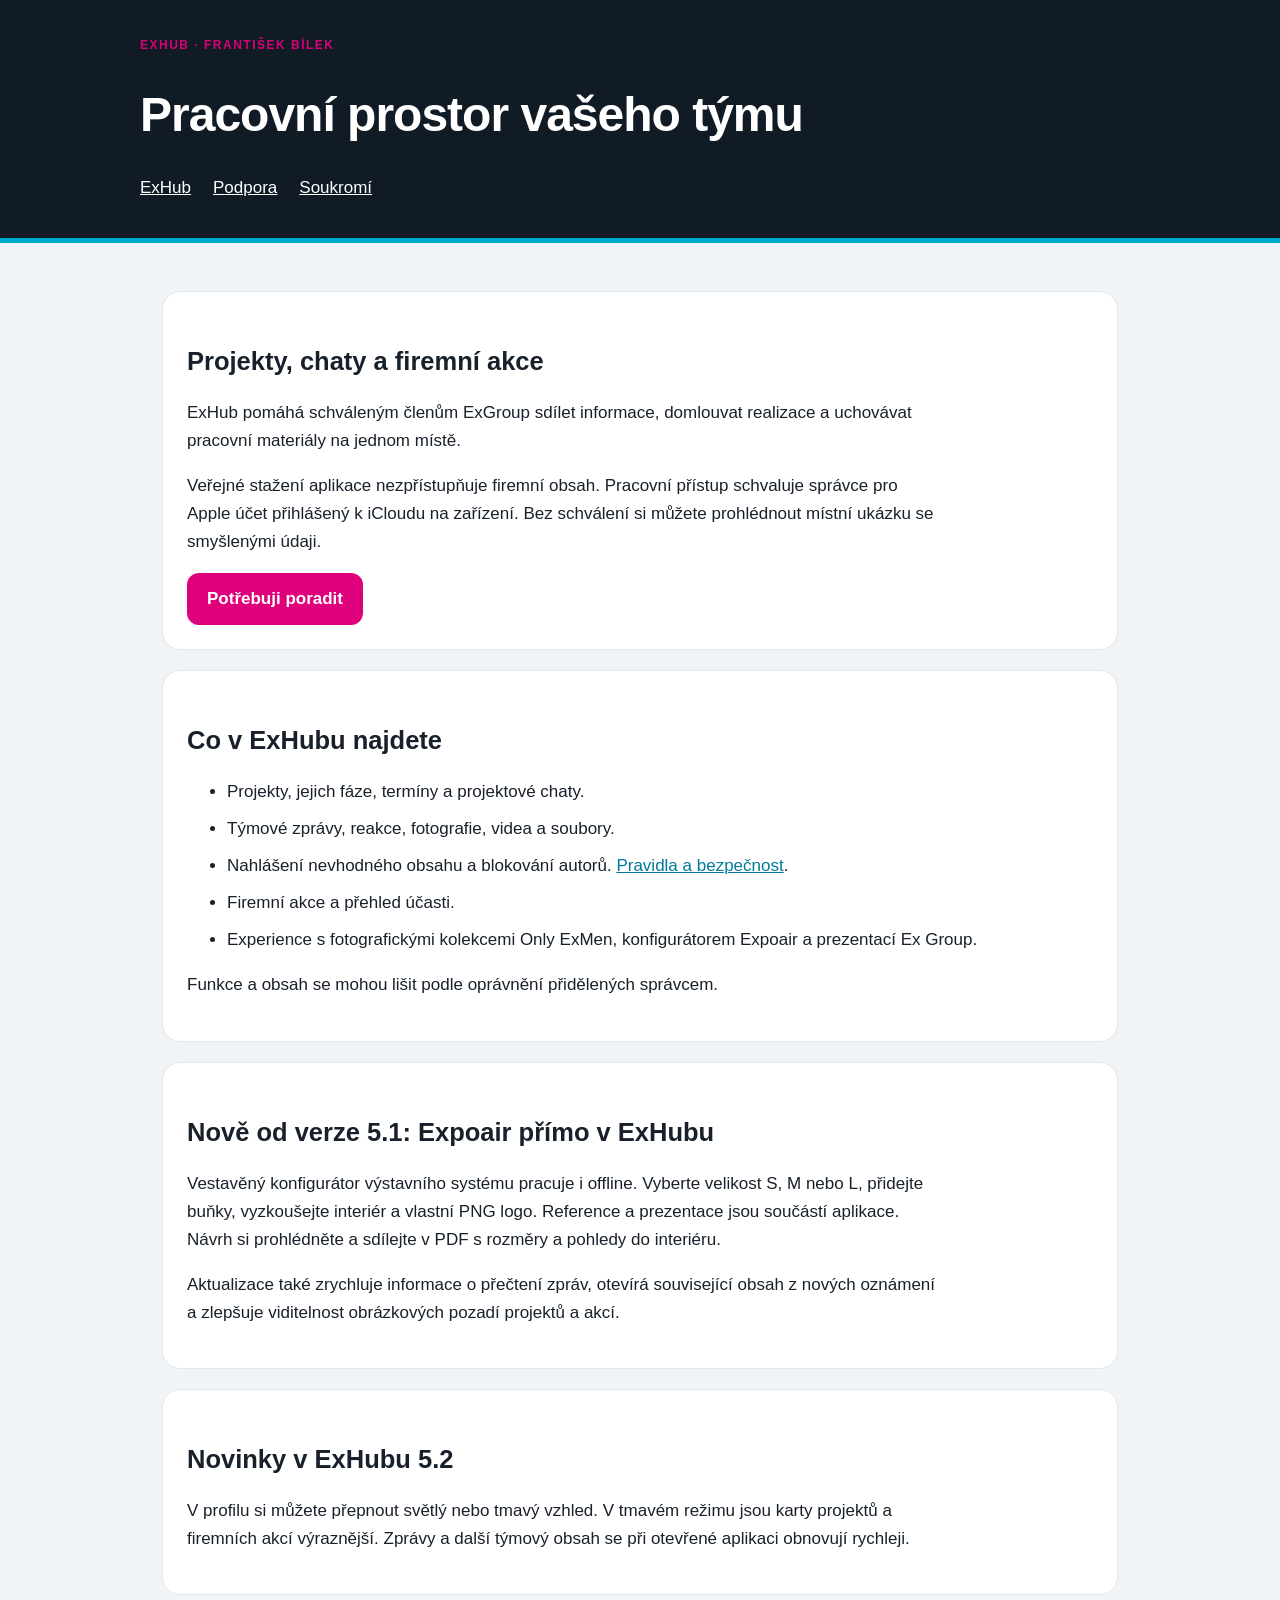
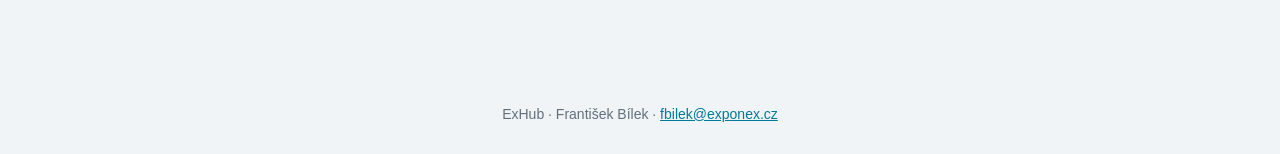
<file: index.html>
<!doctype html><html lang="cs"><meta charset="utf-8"><meta name="viewport" content="width=device-width,initial-scale=1"><title>Pracovní prostor vašeho týmu</title><link rel="stylesheet" href="style.css"><header><div class="tag">ExHub · František Bílek</div><h1>Pracovní prostor vašeho týmu</h1><nav><a href="index.html">ExHub</a><a href="support.html">Podpora</a><a href="privacy.html">Soukromí</a></nav></header><main><section><h2>Projekty, chaty a firemní akce</h2><p>ExHub pomáhá schváleným členům ExGroup sdílet informace, domlouvat realizace a uchovávat pracovní materiály na jednom místě.</p><p>Veřejné stažení aplikace nezpřístupňuje firemní obsah. Pracovní přístup schvaluje správce pro Apple účet přihlášený k iCloudu na zařízení. Bez schválení si můžete prohlédnout místní ukázku se smyšlenými údaji.</p><a class="button" href="support.html">Potřebuji poradit</a></section><section><h2>Co v ExHubu najdete</h2><ul><li>Projekty, jejich fáze, termíny a projektové chaty.</li><li>Týmové zprávy, reakce, fotografie, videa a soubory.</li><li>Nahlášení nevhodného obsahu a blokování autorů. <a href="support.html#pravidla">Pravidla a bezpečnost</a>.</li><li>Firemní akce a přehled účasti.</li><li>Experience s fotografickými kolekcemi Only ExMen, konfigurátorem Expoair a prezentací Ex Group.</li></ul><p>Funkce a obsah se mohou lišit podle oprávnění přidělených správcem.</p></section><section><h2>Nově od verze 5.1: Expoair přímo v ExHubu</h2><p>Vestavěný konfigurátor výstavního systému pracuje i offline. Vyberte velikost S, M nebo L, přidejte buňky, vyzkoušejte interiér a vlastní PNG logo. Reference a prezentace jsou součástí aplikace. Návrh si prohlédněte a sdílejte v PDF s rozměry a pohledy do interiéru.</p><p>Aktualizace také zrychluje informace o přečtení zpráv, otevírá související obsah z nových oznámení a zlepšuje viditelnost obrázkových pozadí projektů a akcí.</p></section><section><h2>Novinky v ExHubu 5.2</h2><p>V profilu si můžete přepnout světlý nebo tmavý vzhled. V tmavém režimu jsou karty projektů a firemních akcí výraznější. Zprávy a další týmový obsah se při otevřené aplikaci obnovují rychleji.</p></section></main><footer>ExHub · František Bílek · <a href="mailto:fbilek@exponex.cz">fbilek@exponex.cz</a></footer></html>
</file>
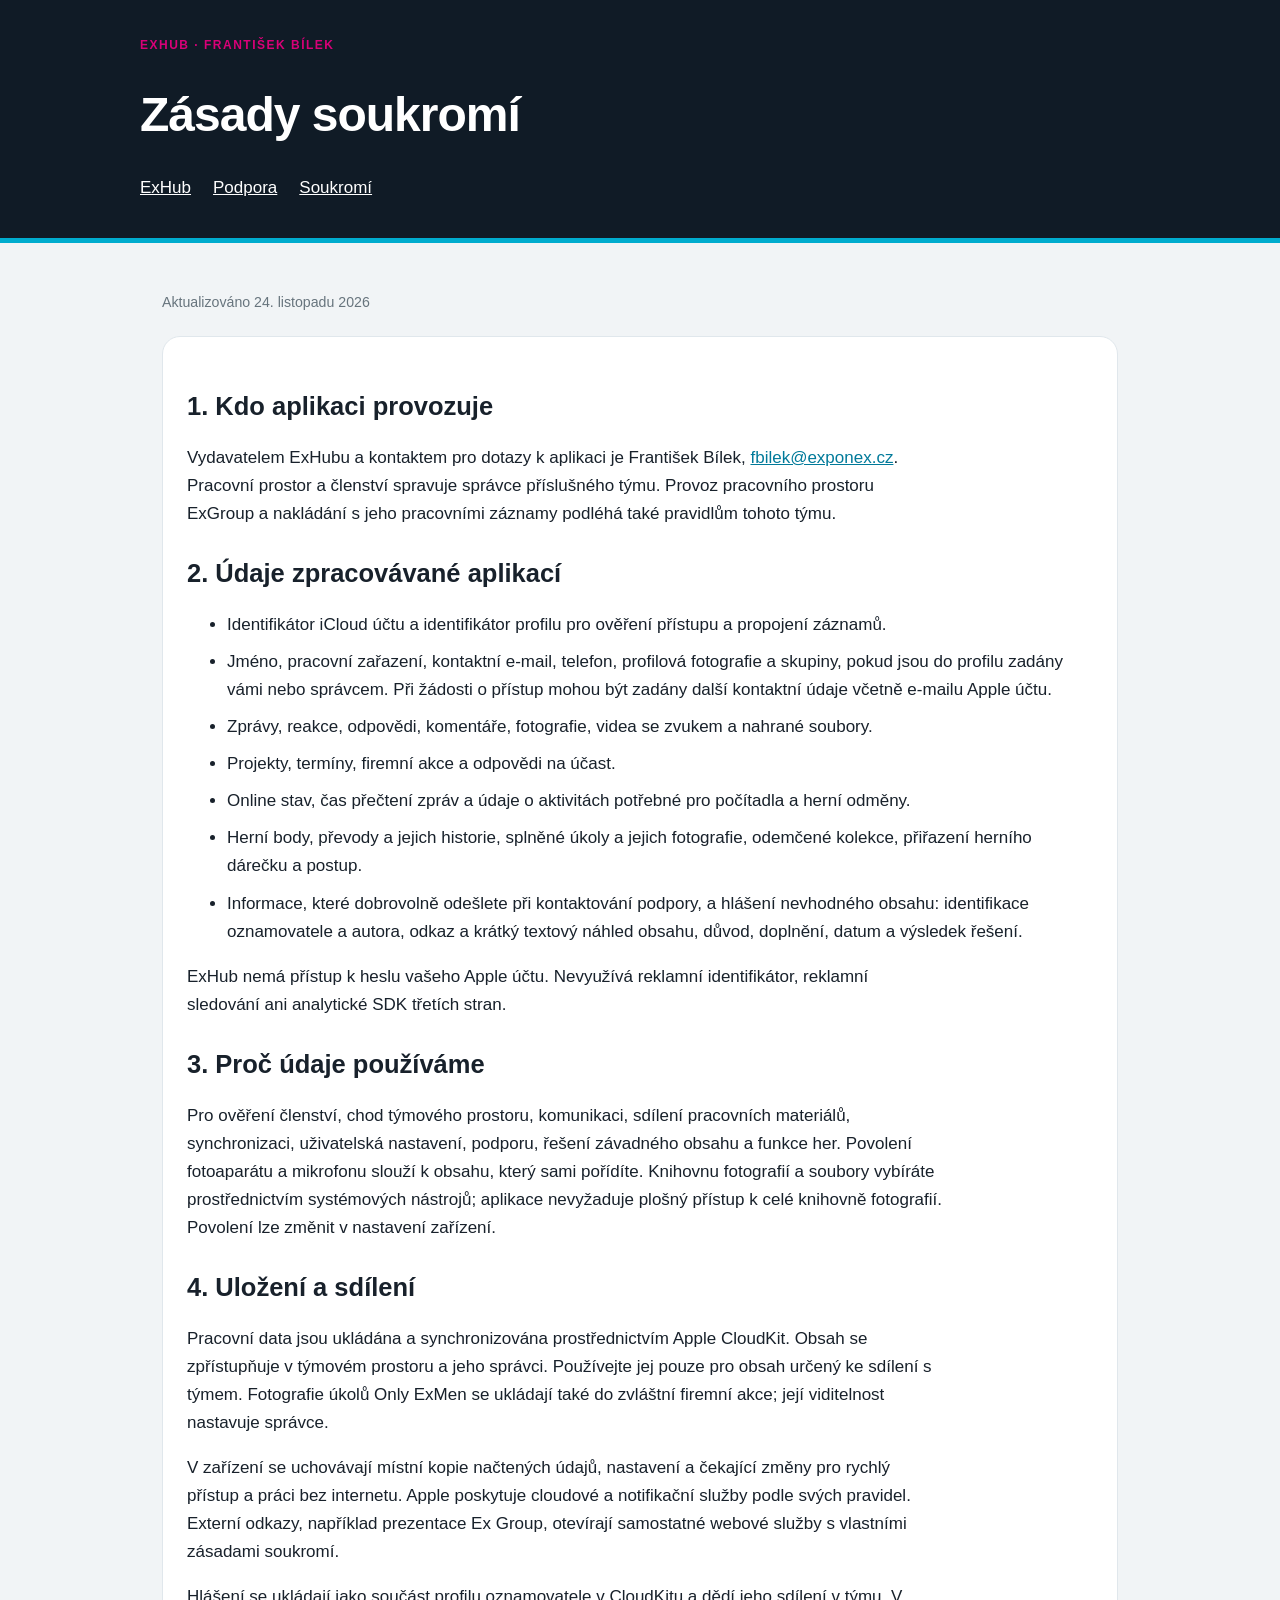
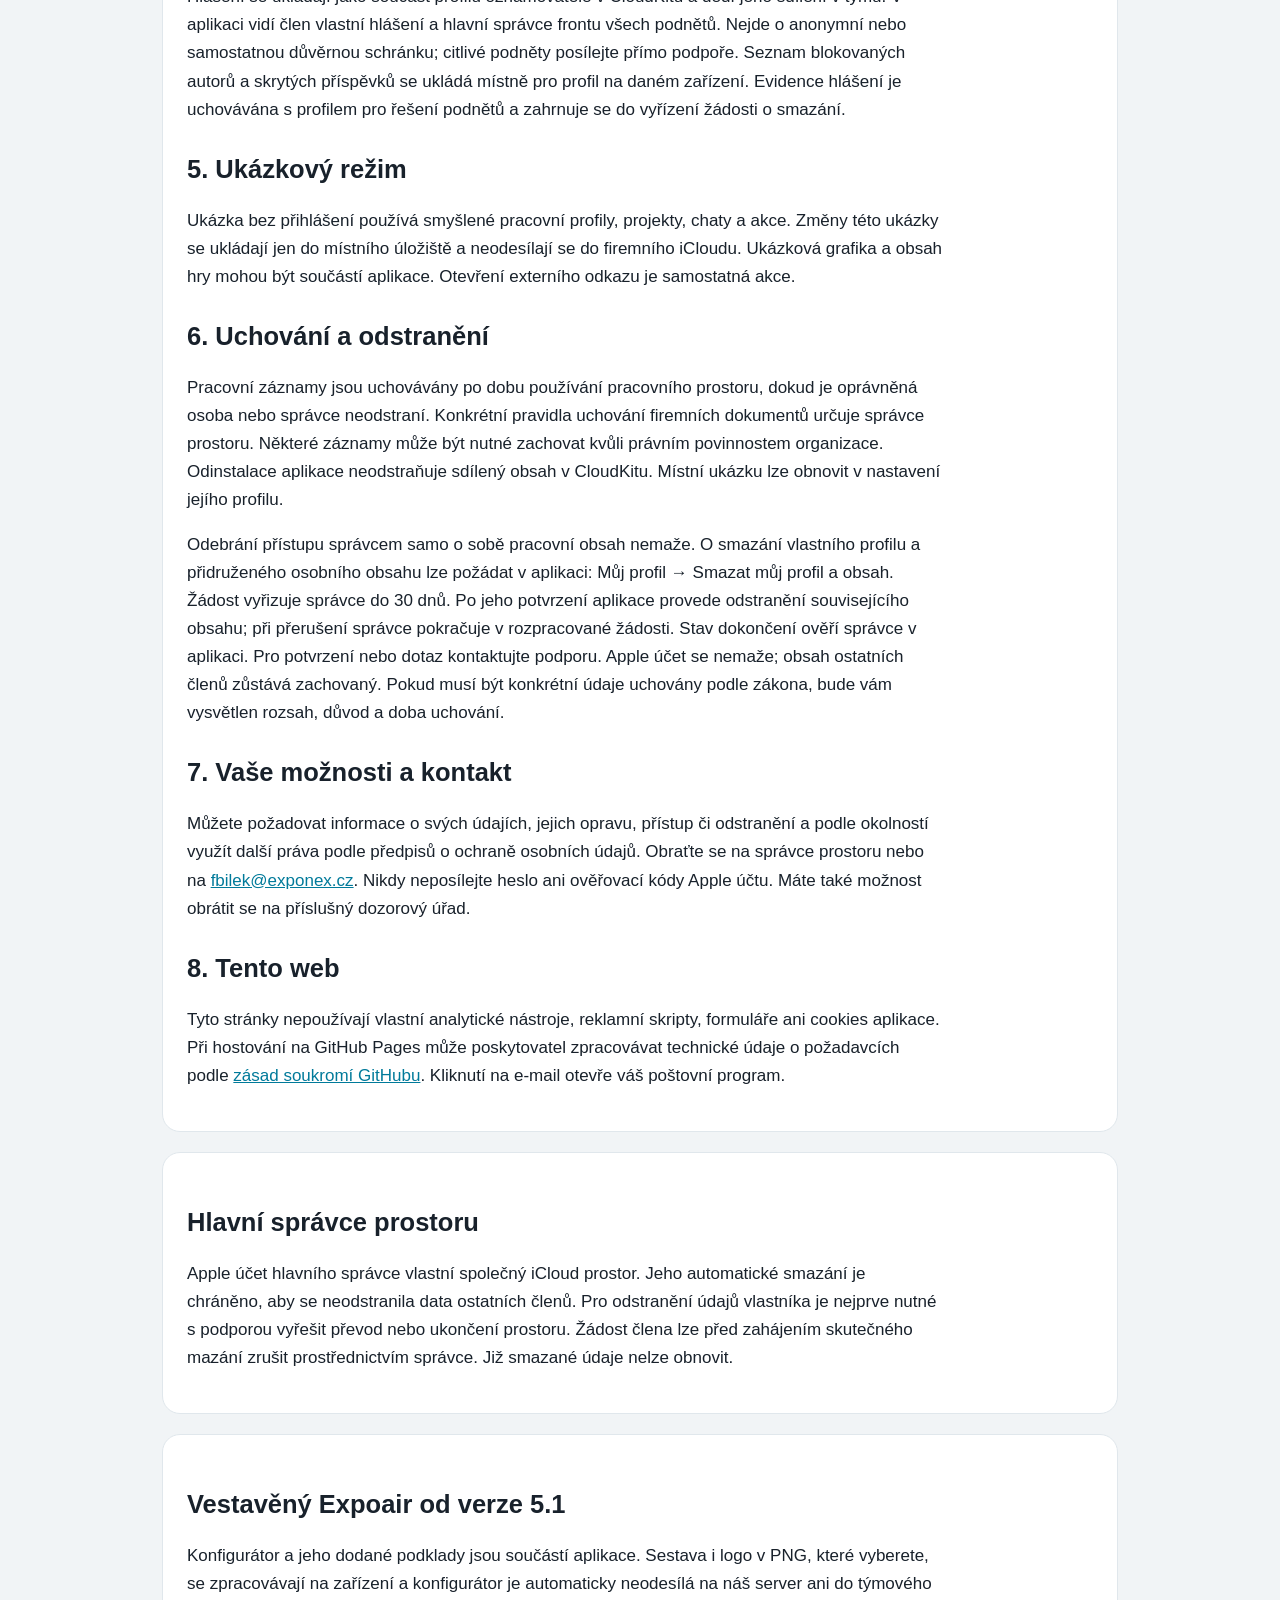
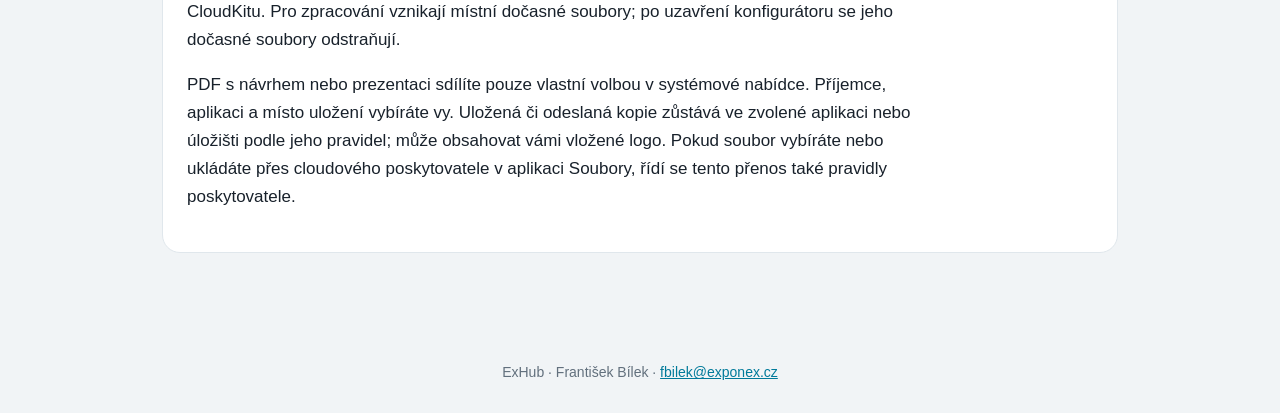
<file: privacy.html>
<!doctype html><html lang="cs"><meta charset="utf-8"><meta name="viewport" content="width=device-width,initial-scale=1"><title>Zásady soukromí</title><link rel="stylesheet" href="style.css"><header><div class="tag">ExHub · František Bílek</div><h1>Zásady soukromí</h1><nav><a href="index.html">ExHub</a><a href="support.html">Podpora</a><a href="privacy.html">Soukromí</a></nav></header><main><p><small>Aktualizováno 24. listopadu 2026</small></p><section><h2>1. Kdo aplikaci provozuje</h2><p>Vydavatelem ExHubu a kontaktem pro dotazy k aplikaci je František Bílek, <a href="mailto:fbilek@exponex.cz">fbilek@exponex.cz</a>. Pracovní prostor a členství spravuje správce příslušného týmu. Provoz pracovního prostoru ExGroup a nakládání s jeho pracovními záznamy podléhá také pravidlům tohoto týmu.</p><h2>2. Údaje zpracovávané aplikací</h2><ul><li>Identifikátor iCloud účtu a identifikátor profilu pro ověření přístupu a propojení záznamů.</li><li>Jméno, pracovní zařazení, kontaktní e-mail, telefon, profilová fotografie a skupiny, pokud jsou do profilu zadány vámi nebo správcem. Při žádosti o přístup mohou být zadány další kontaktní údaje včetně e-mailu Apple účtu.</li><li>Zprávy, reakce, odpovědi, komentáře, fotografie, videa se zvukem a nahrané soubory.</li><li>Projekty, termíny, firemní akce a odpovědi na účast.</li><li>Online stav, čas přečtení zpráv a údaje o aktivitách potřebné pro počítadla a herní odměny.</li><li>Herní body, převody a jejich historie, splněné úkoly a jejich fotografie, odemčené kolekce, přiřazení herního dárečku a postup.</li><li>Informace, které dobrovolně odešlete při kontaktování podpory, a hlášení nevhodného obsahu: identifikace oznamovatele a autora, odkaz a krátký textový náhled obsahu, důvod, doplnění, datum a výsledek řešení.</li></ul><p>ExHub nemá přístup k heslu vašeho Apple účtu. Nevyužívá reklamní identifikátor, reklamní sledování ani analytické SDK třetích stran.</p><h2>3. Proč údaje používáme</h2><p>Pro ověření členství, chod týmového prostoru, komunikaci, sdílení pracovních materiálů, synchronizaci, uživatelská nastavení, podporu, řešení závadného obsahu a funkce her. Povolení fotoaparátu a mikrofonu slouží k obsahu, který sami pořídíte. Knihovnu fotografií a soubory vybíráte prostřednictvím systémových nástrojů; aplikace nevyžaduje plošný přístup k celé knihovně fotografií. Povolení lze změnit v nastavení zařízení.</p><h2>4. Uložení a sdílení</h2><p>Pracovní data jsou ukládána a synchronizována prostřednictvím Apple CloudKit. Obsah se zpřístupňuje v týmovém prostoru a jeho správci. Používejte jej pouze pro obsah určený ke sdílení s týmem. Fotografie úkolů Only ExMen se ukládají také do zvláštní firemní akce; její viditelnost nastavuje správce.</p><p>V zařízení se uchovávají místní kopie načtených údajů, nastavení a čekající změny pro rychlý přístup a práci bez internetu. Apple poskytuje cloudové a notifikační služby podle svých pravidel. Externí odkazy, například prezentace Ex Group, otevírají samostatné webové služby s vlastními zásadami soukromí.</p><p>Hlášení se ukládají jako součást profilu oznamovatele v CloudKitu a dědí jeho sdílení v týmu. V aplikaci vidí člen vlastní hlášení a hlavní správce frontu všech podnětů. Nejde o anonymní nebo samostatnou důvěrnou schránku; citlivé podněty posílejte přímo podpoře. Seznam blokovaných autorů a skrytých příspěvků se ukládá místně pro profil na daném zařízení. Evidence hlášení je uchovávána s profilem pro řešení podnětů a zahrnuje se do vyřízení žádosti o smazání.</p><h2>5. Ukázkový režim</h2><p>Ukázka bez přihlášení používá smyšlené pracovní profily, projekty, chaty a akce. Změny této ukázky se ukládají jen do místního úložiště a neodesílají se do firemního iCloudu. Ukázková grafika a obsah hry mohou být součástí aplikace. Otevření externího odkazu je samostatná akce.</p><h2>6. Uchování a odstranění</h2><p>Pracovní záznamy jsou uchovávány po dobu používání pracovního prostoru, dokud je oprávněná osoba nebo správce neodstraní. Konkrétní pravidla uchování firemních dokumentů určuje správce prostoru. Některé záznamy může být nutné zachovat kvůli právním povinnostem organizace. Odinstalace aplikace neodstraňuje sdílený obsah v CloudKitu. Místní ukázku lze obnovit v nastavení jejího profilu.</p><p>Odebrání přístupu správcem samo o sobě pracovní obsah nemaže. O smazání vlastního profilu a přidruženého osobního obsahu lze požádat v aplikaci: Můj profil → Smazat můj profil a obsah. Žádost vyřizuje správce do 30 dnů. Po jeho potvrzení aplikace provede odstranění souvisejícího obsahu; při přerušení správce pokračuje v rozpracované žádosti. Stav dokončení ověří správce v aplikaci. Pro potvrzení nebo dotaz kontaktujte podporu. Apple účet se nemaže; obsah ostatních členů zůstává zachovaný. Pokud musí být konkrétní údaje uchovány podle zákona, bude vám vysvětlen rozsah, důvod a doba uchování.</p><h2>7. Vaše možnosti a kontakt</h2><p>Můžete požadovat informace o svých údajích, jejich opravu, přístup či odstranění a podle okolností využít další práva podle předpisů o ochraně osobních údajů. Obraťte se na správce prostoru nebo na <a href="mailto:fbilek@exponex.cz">fbilek@exponex.cz</a>. Nikdy neposílejte heslo ani ověřovací kódy Apple účtu. Máte také možnost obrátit se na příslušný dozorový úřad.</p><h2>8. Tento web</h2><p>Tyto stránky nepoužívají vlastní analytické nástroje, reklamní skripty, formuláře ani cookies aplikace. Při hostování na GitHub Pages může poskytovatel zpracovávat technické údaje o požadavcích podle <a href="https://docs.github.com/en/site-policy/privacy-policies/github-general-privacy-statement">zásad soukromí GitHubu</a>. Kliknutí na e-mail otevře váš poštovní program.</p></section><section><h2>Hlavní správce prostoru</h2><p>Apple účet hlavního správce vlastní společný iCloud prostor. Jeho automatické smazání je chráněno, aby se neodstranila data ostatních členů. Pro odstranění údajů vlastníka je nejprve nutné s podporou vyřešit převod nebo ukončení prostoru. Žádost člena lze před zahájením skutečného mazání zrušit prostřednictvím správce. Již smazané údaje nelze obnovit.</p></section><section><h2>Vestavěný Expoair od verze 5.1</h2><p>Konfigurátor a jeho dodané podklady jsou součástí aplikace. Sestava i logo v PNG, které vyberete, se zpracovávají na zařízení a konfigurátor je automaticky neodesílá na náš server ani do týmového CloudKitu. Pro zpracování vznikají místní dočasné soubory; po uzavření konfigurátoru se jeho dočasné soubory odstraňují.</p><p>PDF s návrhem nebo prezentaci sdílíte pouze vlastní volbou v systémové nabídce. Příjemce, aplikaci a místo uložení vybíráte vy. Uložená či odeslaná kopie zůstává ve zvolené aplikaci nebo úložišti podle jeho pravidel; může obsahovat vámi vložené logo. Pokud soubor vybíráte nebo ukládáte přes cloudového poskytovatele v aplikaci Soubory, řídí se tento přenos také pravidly poskytovatele.</p></section></main><footer>ExHub · František Bílek · <a href="mailto:fbilek@exponex.cz">fbilek@exponex.cz</a></footer></html>
</file>
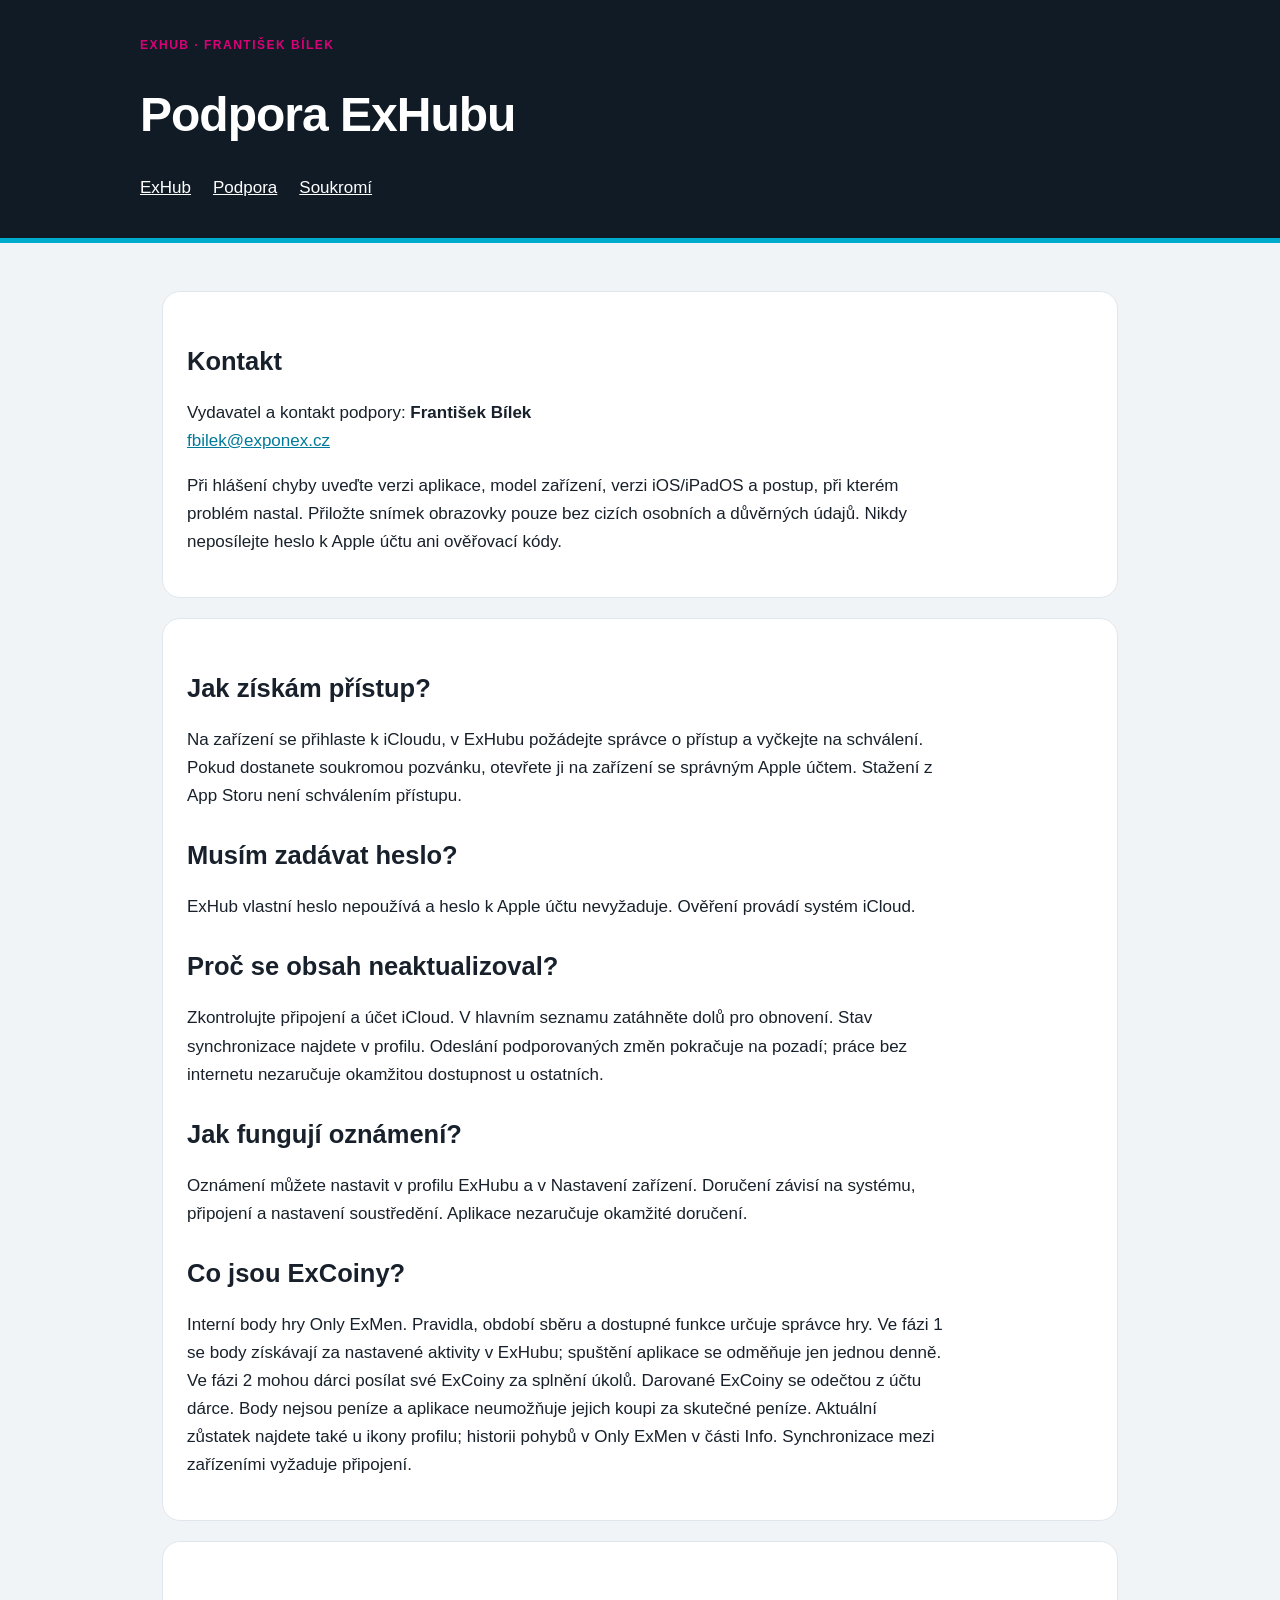
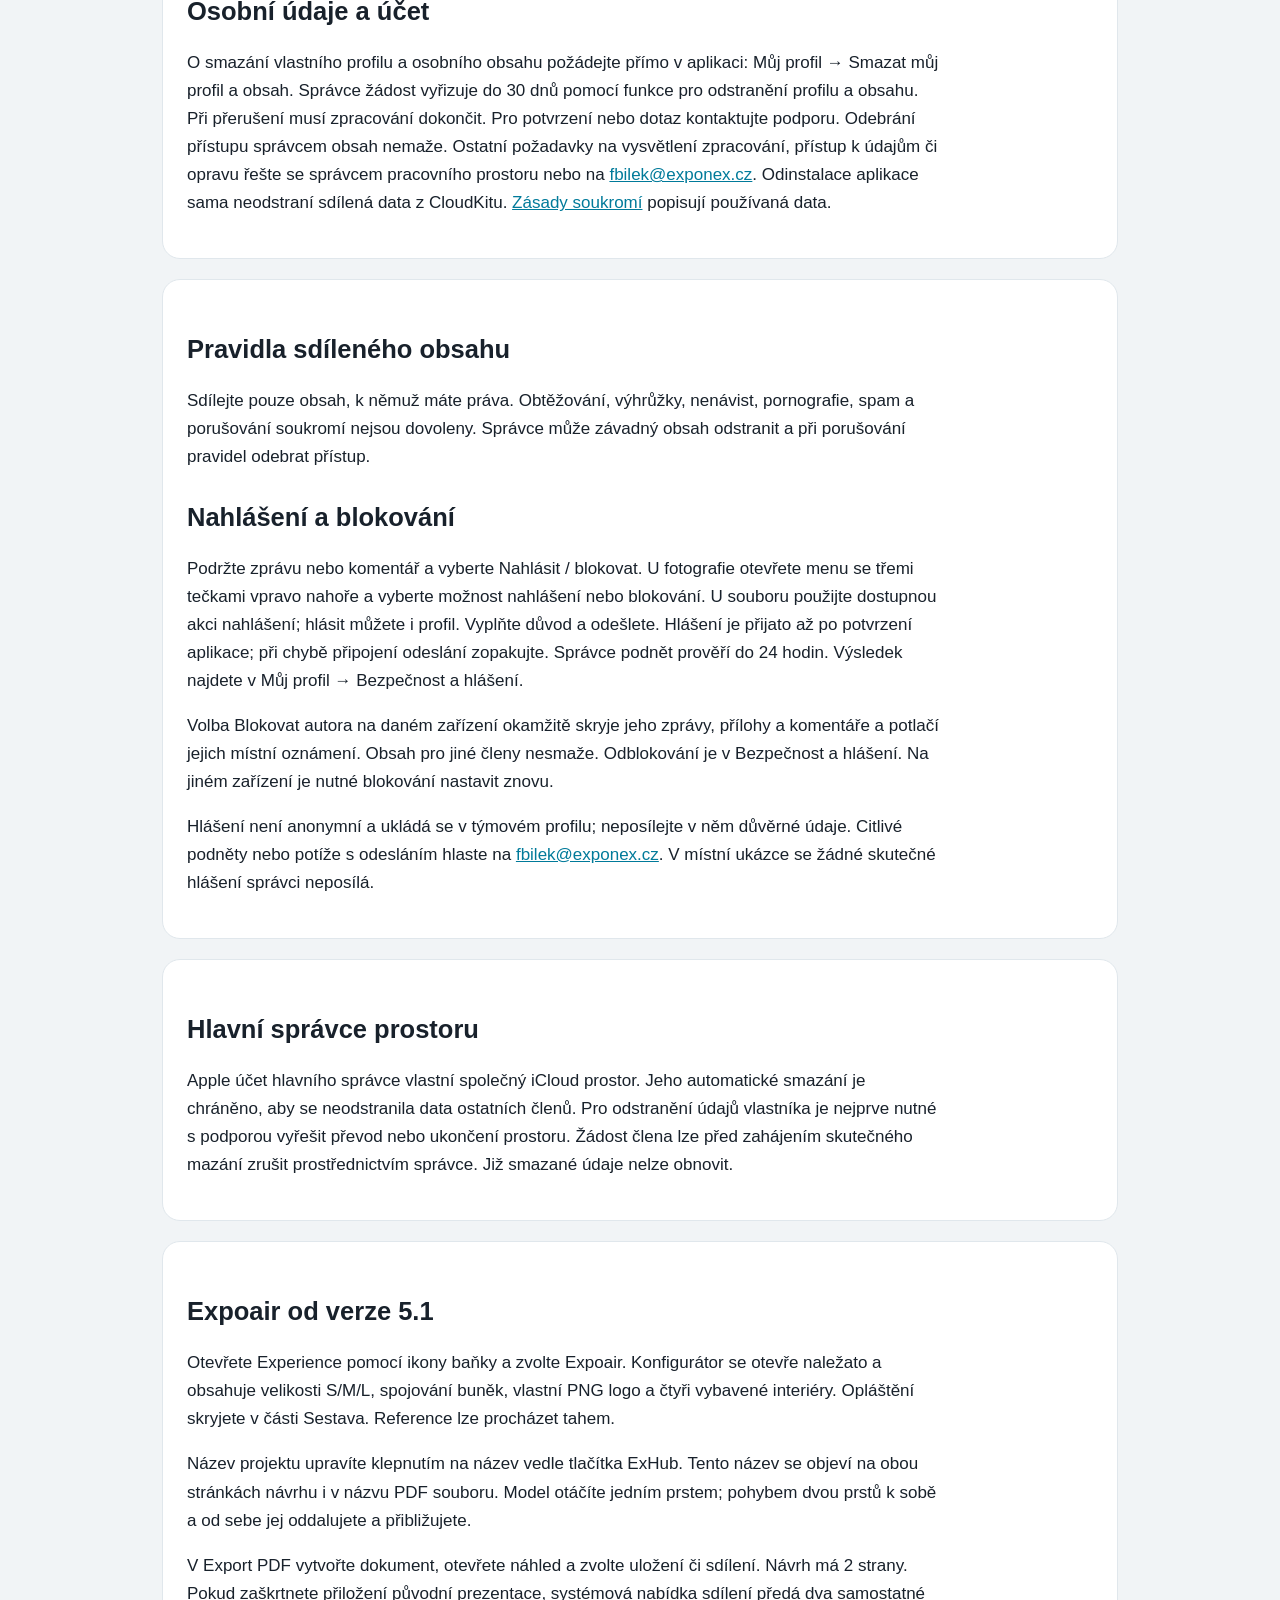
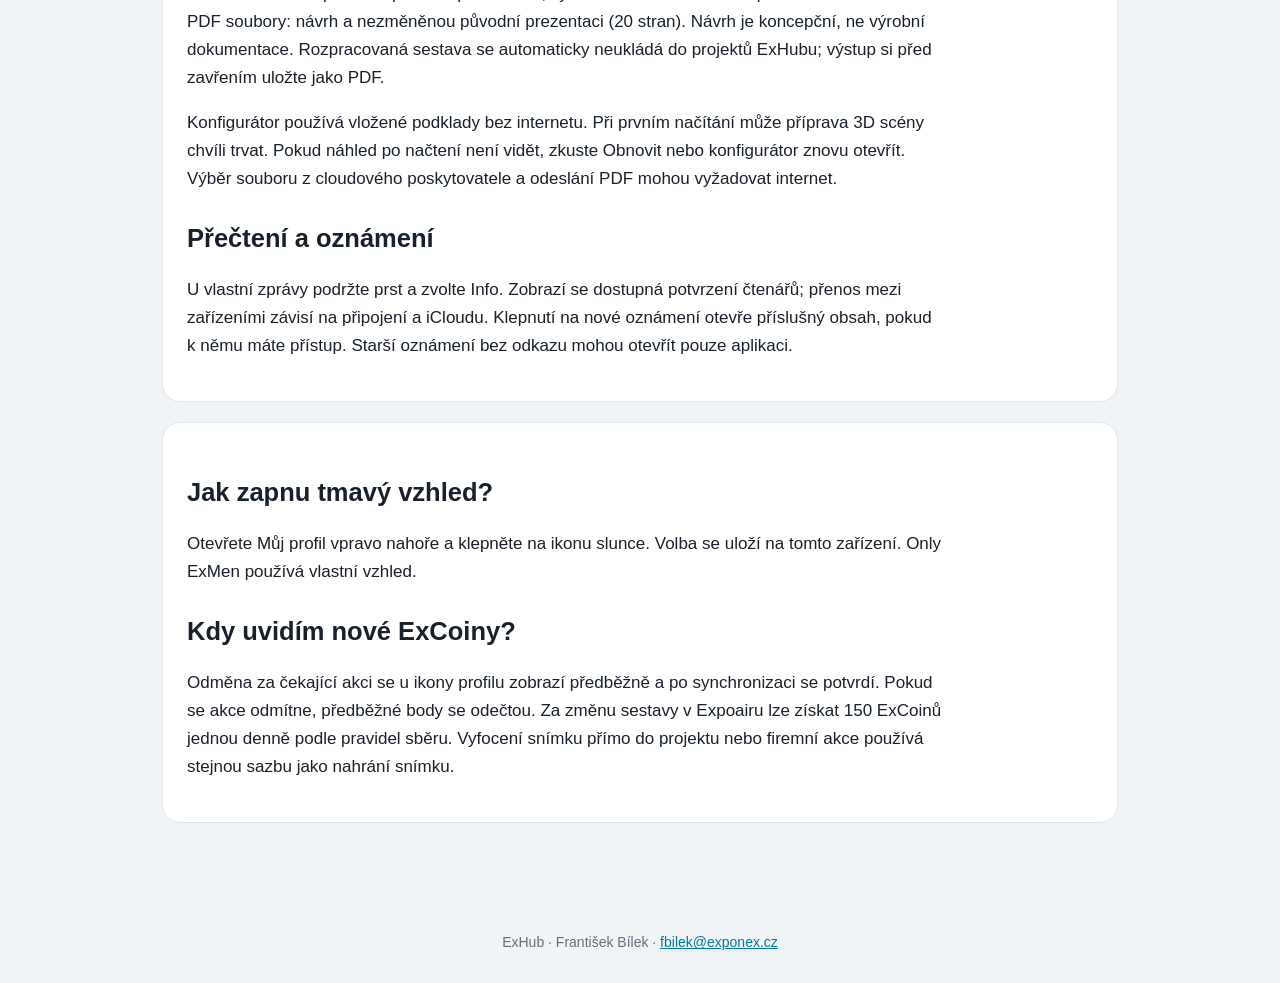
<file: support.html>
<!doctype html><html lang="cs"><meta charset="utf-8"><meta name="viewport" content="width=device-width,initial-scale=1"><title>Podpora ExHubu</title><link rel="stylesheet" href="style.css"><header><div class="tag">ExHub · František Bílek</div><h1>Podpora ExHubu</h1><nav><a href="index.html">ExHub</a><a href="support.html">Podpora</a><a href="privacy.html">Soukromí</a></nav></header><main><section><h2>Kontakt</h2><p>Vydavatel a kontakt podpory: <strong>František Bílek</strong><br><a href="mailto:fbilek@exponex.cz?subject=ExHub%20-%20podpora">fbilek@exponex.cz</a></p><p>Při hlášení chyby uveďte verzi aplikace, model zařízení, verzi iOS/iPadOS a postup, při kterém problém nastal. Přiložte snímek obrazovky pouze bez cizích osobních a důvěrných údajů. Nikdy neposílejte heslo k Apple účtu ani ověřovací kódy.</p></section><section><h2>Jak získám přístup?</h2><p>Na zařízení se přihlaste k iCloudu, v ExHubu požádejte správce o přístup a vyčkejte na schválení. Pokud dostanete soukromou pozvánku, otevřete ji na zařízení se správným Apple účtem. Stažení z App Storu není schválením přístupu.</p><h2>Musím zadávat heslo?</h2><p>ExHub vlastní heslo nepoužívá a heslo k Apple účtu nevyžaduje. Ověření provádí systém iCloud.</p><h2>Proč se obsah neaktualizoval?</h2><p>Zkontrolujte připojení a účet iCloud. V hlavním seznamu zatáhněte dolů pro obnovení. Stav synchronizace najdete v profilu. Odeslání podporovaných změn pokračuje na pozadí; práce bez internetu nezaručuje okamžitou dostupnost u ostatních.</p><h2>Jak fungují oznámení?</h2><p>Oznámení můžete nastavit v profilu ExHubu a v Nastavení zařízení. Doručení závisí na systému, připojení a nastavení soustředění. Aplikace nezaručuje okamžité doručení.</p><h2>Co jsou ExCoiny?</h2><p>Interní body hry Only ExMen. Pravidla, období sběru a dostupné funkce určuje správce hry. Ve fázi 1 se body získávají za nastavené aktivity v ExHubu; spuštění aplikace se odměňuje jen jednou denně. Ve fázi 2 mohou dárci posílat své ExCoiny za splnění úkolů. Darované ExCoiny se odečtou z účtu dárce. Body nejsou peníze a aplikace neumožňuje jejich koupi za skutečné peníze. Aktuální zůstatek najdete také u ikony profilu; historii pohybů v Only ExMen v části Info. Synchronizace mezi zařízeními vyžaduje připojení.</p></section><section><h2>Osobní údaje a účet</h2><p>O smazání vlastního profilu a osobního obsahu požádejte přímo v aplikaci: Můj profil → Smazat můj profil a obsah. Správce žádost vyřizuje do 30 dnů pomocí funkce pro odstranění profilu a obsahu. Při přerušení musí zpracování dokončit. Pro potvrzení nebo dotaz kontaktujte podporu. Odebrání přístupu správcem obsah nemaže. Ostatní požadavky na vysvětlení zpracování, přístup k údajům či opravu řešte se správcem pracovního prostoru nebo na <a href="mailto:fbilek@exponex.cz?subject=ExHub%20-%20osobni%20udaje">fbilek@exponex.cz</a>. Odinstalace aplikace sama neodstraní sdílená data z CloudKitu. <a href="privacy.html">Zásady soukromí</a> popisují používaná data.</p></section><section id="pravidla"><h2>Pravidla sdíleného obsahu</h2><p>Sdílejte pouze obsah, k němuž máte práva. Obtěžování, výhrůžky, nenávist, pornografie, spam a porušování soukromí nejsou dovoleny. Správce může závadný obsah odstranit a při porušování pravidel odebrat přístup.</p><h2>Nahlášení a blokování</h2><p>Podržte zprávu nebo komentář a vyberte Nahlásit / blokovat. U fotografie otevřete menu se třemi tečkami vpravo nahoře a vyberte možnost nahlášení nebo blokování. U souboru použijte dostupnou akci nahlášení; hlásit můžete i profil. Vyplňte důvod a odešlete. Hlášení je přijato až po potvrzení aplikace; při chybě připojení odeslání zopakujte. Správce podnět prověří do 24 hodin. Výsledek najdete v Můj profil → Bezpečnost a hlášení.</p><p>Volba Blokovat autora na daném zařízení okamžitě skryje jeho zprávy, přílohy a komentáře a potlačí jejich místní oznámení. Obsah pro jiné členy nesmaže. Odblokování je v Bezpečnost a hlášení. Na jiném zařízení je nutné blokování nastavit znovu.</p><p>Hlášení není anonymní a ukládá se v týmovém profilu; neposílejte v něm důvěrné údaje. Citlivé podněty nebo potíže s odesláním hlaste na <a href="mailto:fbilek@exponex.cz">fbilek@exponex.cz</a>. V místní ukázce se žádné skutečné hlášení správci neposílá.</p></section><section><h2>Hlavní správce prostoru</h2><p>Apple účet hlavního správce vlastní společný iCloud prostor. Jeho automatické smazání je chráněno, aby se neodstranila data ostatních členů. Pro odstranění údajů vlastníka je nejprve nutné s podporou vyřešit převod nebo ukončení prostoru. Žádost člena lze před zahájením skutečného mazání zrušit prostřednictvím správce. Již smazané údaje nelze obnovit.</p></section><section><h2>Expoair od verze 5.1</h2><p>Otevřete Experience pomocí ikony baňky a zvolte Expoair. Konfigurátor se otevře naležato a obsahuje velikosti S/M/L, spojování buněk, vlastní PNG logo a čtyři vybavené interiéry. Opláštění skryjete v části Sestava. Reference lze procházet tahem.</p><p>Název projektu upravíte klepnutím na název vedle tlačítka ExHub. Tento název se objeví na obou stránkách návrhu i v názvu PDF souboru. Model otáčíte jedním prstem; pohybem dvou prstů k sobě a od sebe jej oddalujete a přibližujete.</p><p>V Export PDF vytvořte dokument, otevřete náhled a zvolte uložení či sdílení. Návrh má 2 strany. Pokud zaškrtnete přiložení původní prezentace, systémová nabídka sdílení předá dva samostatné PDF soubory: návrh a nezměněnou původní prezentaci (20 stran). Návrh je koncepční, ne výrobní dokumentace. Rozpracovaná sestava se automaticky neukládá do projektů ExHubu; výstup si před zavřením uložte jako PDF.</p><p>Konfigurátor používá vložené podklady bez internetu. Při prvním načítání může příprava 3D scény chvíli trvat. Pokud náhled po načtení není vidět, zkuste Obnovit nebo konfigurátor znovu otevřít. Výběr souboru z cloudového poskytovatele a odeslání PDF mohou vyžadovat internet.</p><h2>Přečtení a oznámení</h2><p>U vlastní zprávy podržte prst a zvolte Info. Zobrazí se dostupná potvrzení čtenářů; přenos mezi zařízeními závisí na připojení a iCloudu. Klepnutí na nové oznámení otevře příslušný obsah, pokud k němu máte přístup. Starší oznámení bez odkazu mohou otevřít pouze aplikaci.</p></section><section><h2>Jak zapnu tmavý vzhled?</h2><p>Otevřete Můj profil vpravo nahoře a klepněte na ikonu slunce. Volba se uloží na tomto zařízení. Only ExMen používá vlastní vzhled.</p><h2>Kdy uvidím nové ExCoiny?</h2><p>Odměna za čekající akci se u ikony profilu zobrazí předběžně a po synchronizaci se potvrdí. Pokud se akce odmítne, předběžné body se odečtou. Za změnu sestavy v Expoairu lze získat 150 ExCoinů jednou denně podle pravidel sběru. Vyfocení snímku přímo do projektu nebo firemní akce používá stejnou sazbu jako nahrání snímku.</p></section></main><footer>ExHub · František Bílek · <a href="mailto:fbilek@exponex.cz">fbilek@exponex.cz</a></footer></html>
</file>
<file: style.css>
*{box-sizing:border-box}body{margin:0;font:17px/1.65 -apple-system,BlinkMacSystemFont,"Segoe UI",sans-serif;color:#18212b;background:#f1f4f6}header{padding:36px max(22px,calc((100% - 1000px)/2));background:#101b26;color:white;border-bottom:5px solid #00acce}header a{color:white}main{max-width:1000px;padding:28px 22px 60px;margin:auto}nav{display:flex;gap:22px;flex-wrap:wrap}a{color:#007a9a}h1{font-size:clamp(30px,5vw,48px);line-height:1.12;letter-spacing:-1px}h2{line-height:1.25;margin-top:30px}section,.card{background:white;border:1px solid #e0e7ec;border-radius:18px;padding:24px;margin:20px 0}p{max-width:80ch}li{margin:9px 0}.tag{color:#d90078;font-weight:700;text-transform:uppercase;letter-spacing:1.5px;font-size:12px}.button{display:inline-block;background:#df007b;color:white;text-decoration:none;padding:12px 20px;border-radius:12px;font-weight:700}small{color:#67747d}table{width:100%;border-collapse:collapse}td,th{padding:12px;border-bottom:1px solid #dde4e9;text-align:left;vertical-align:top}pre{white-space:pre-wrap;overflow-wrap:anywhere;background:#eef5f8;padding:16px;border-radius:10px;font-size:14px}code{overflow-wrap:anywhere}.warning{border-left:5px solid #df007b}.screens{display:grid;grid-template-columns:repeat(auto-fit,minmax(140px,1fr));gap:16px}.screens img{width:100%;border:1px solid #d8e0e6;border-radius:12px}footer{padding:28px;text-align:center;font-size:14px;color:#62707d}@media print{body{background:white}header{background:white;color:black;padding:0;border-bottom:2px solid #333}header a{color:black}section{break-inside:avoid}nav{display:none}main{padding:0}.screens{grid-template-columns:repeat(3,1fr)}}
</file>
